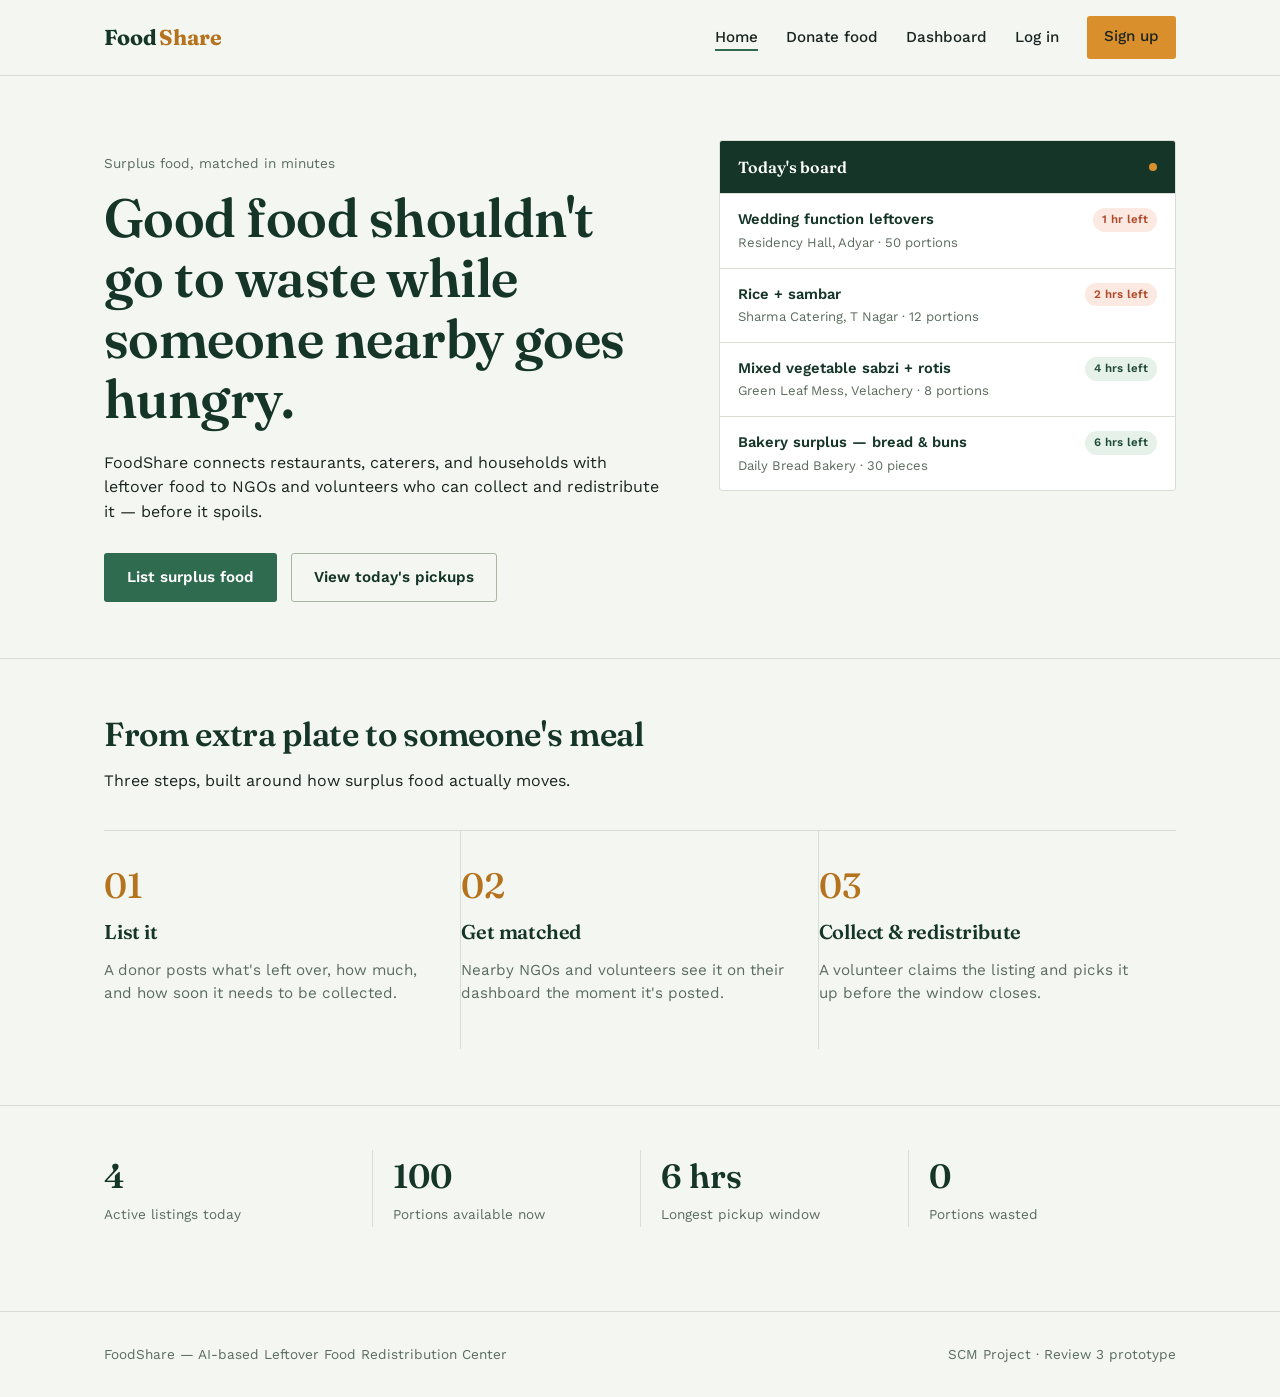
<file: index.html>
<!doctype html>
<html lang="en">
<head>
<meta charset="UTF-8">
<meta name="viewport" content="width=device-width, initial-scale=1.0">
<title>FoodShare — Move surplus food before it's wasted</title>
<link rel="stylesheet" href="css/style.css">
</head>
<body>

<nav class="nav">
  <div class="nav-inner">
    <a href="index.html" class="brand">Food<span>Share</span></a>
    <ul class="nav-links">
      <li><a href="index.html" class="active">Home</a></li>
      <li><a href="donate.html">Donate food</a></li>
      <li><a href="dashboard.html">Dashboard</a></li>
      <li data-auth="out"><a href="login.html">Log in</a></li>
      <li data-auth="out"><a href="register.html" class="btn btn-accent" style="padding:8px 16px;">Sign up</a></li>
      <li data-auth="in" class="hidden"><a href="#" data-action="logout">Log out</a></li>
    </ul>
  </div>
</nav>

<header class="hero">
  <div class="container hero-grid">
    <div>
      <p class="eyebrow">Surplus food, matched in minutes</p>
      <h1>Good food shouldn't go to waste while someone nearby goes hungry.</h1>
      <p>FoodShare connects restaurants, caterers, and households with leftover food to NGOs and volunteers who can collect and redistribute it — before it spoils.</p>
      <div class="hero-cta">
        <a href="donate.html" class="btn btn-primary">List surplus food</a>
        <a href="dashboard.html" class="btn btn-ghost">View today's pickups</a>
      </div>
    </div>

    <div class="board">
      <div class="board-head">
        <strong>Today's board</strong>
        <span class="pulse" aria-hidden="true"></span>
      </div>
      <div class="board-row">
        <div>
          <div class="food-name" style="font-weight:600;">Wedding function leftovers</div>
          <div class="meta">Residency Hall, Adyar · 50 portions</div>
        </div>
        <span class="tag tag-urgent">1 hr left</span>
      </div>
      <div class="board-row">
        <div>
          <div class="food-name" style="font-weight:600;">Rice + sambar</div>
          <div class="meta">Sharma Catering, T Nagar · 12 portions</div>
        </div>
        <span class="tag tag-urgent">2 hrs left</span>
      </div>
      <div class="board-row">
        <div>
          <div class="food-name" style="font-weight:600;">Mixed vegetable sabzi + rotis</div>
          <div class="meta">Green Leaf Mess, Velachery · 8 portions</div>
        </div>
        <span class="tag tag-open">4 hrs left</span>
      </div>
      <div class="board-row">
        <div>
          <div class="food-name" style="font-weight:600;">Bakery surplus — bread & buns</div>
          <div class="meta">Daily Bread Bakery · 30 pieces</div>
        </div>
        <span class="tag tag-open">6 hrs left</span>
      </div>
    </div>
  </div>
</header>

<section class="steps">
  <div class="container">
    <h2>From extra plate to someone's meal</h2>
    <p>Three steps, built around how surplus food actually moves.</p>
    <div class="steps-grid">
      <div class="step">
        <span class="step-num">01</span>
        <h3>List it</h3>
        <p>A donor posts what's left over, how much, and how soon it needs to be collected.</p>
      </div>
      <div class="step">
        <span class="step-num">02</span>
        <h3>Get matched</h3>
        <p>Nearby NGOs and volunteers see it on their dashboard the moment it's posted.</p>
      </div>
      <div class="step">
        <span class="step-num">03</span>
        <h3>Collect & redistribute</h3>
        <p>A volunteer claims the listing and picks it up before the window closes.</p>
      </div>
    </div>
  </div>
</section>

<section class="container">
  <div class="stats">
    <div class="stat"><span class="num">4</span><span class="label">Active listings today</span></div>
    <div class="stat"><span class="num">100</span><span class="label">Portions available now</span></div>
    <div class="stat"><span class="num">6 hrs</span><span class="label">Longest pickup window</span></div>
    <div class="stat"><span class="num">0</span><span class="label">Portions wasted</span></div>
  </div>
</section>

<footer>
  <div class="container footer-row">
    <span>FoodShare — AI-based Leftover Food Redistribution Center</span>
    <span>SCM Project · Review 3 prototype</span>
  </div>
</footer>

<script src="js/app.js"></script>
</body>
</html>
</file>
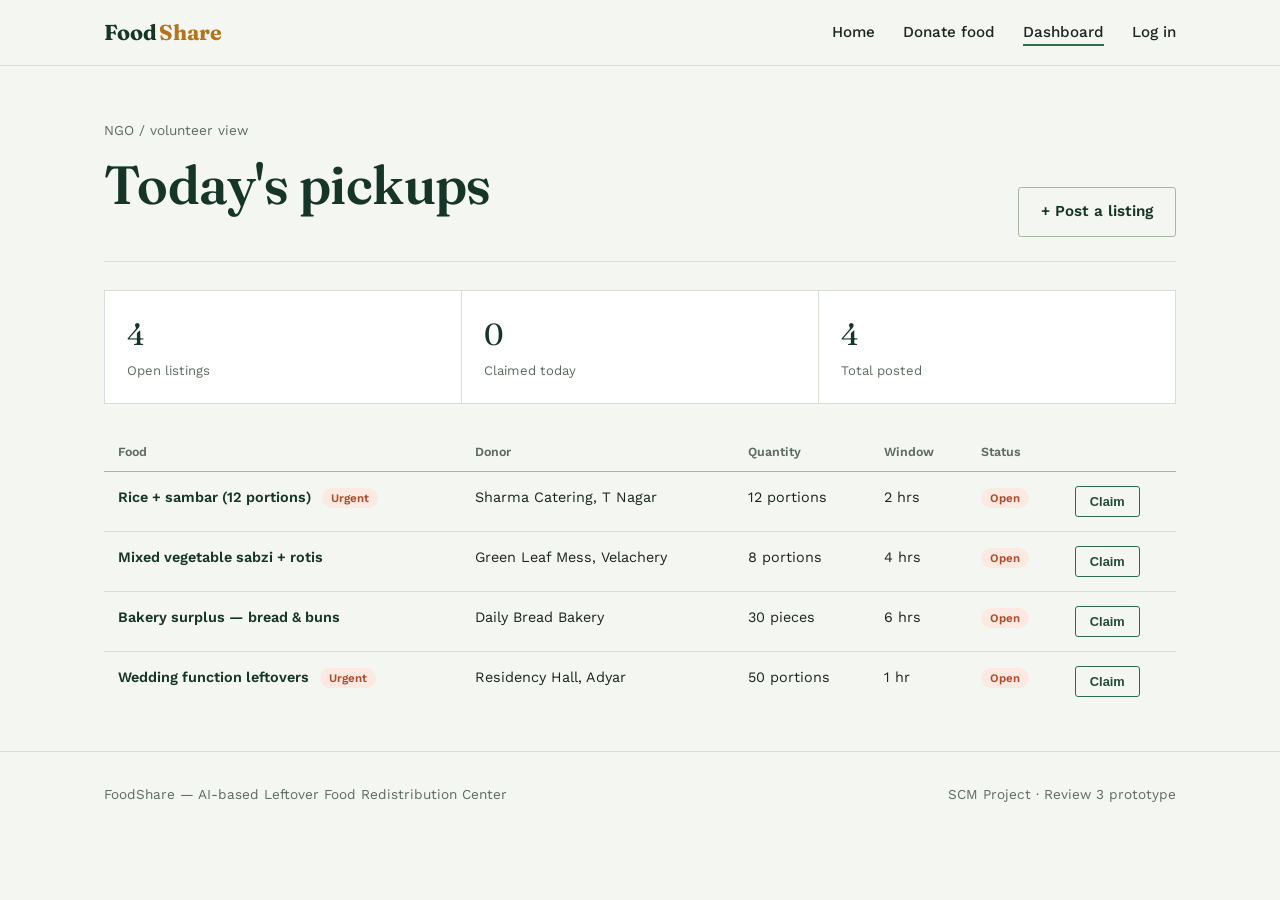
<file: dashboard.html>
<!doctype html>
<html lang="en">
<head>
<meta charset="UTF-8">
<meta name="viewport" content="width=device-width, initial-scale=1.0">
<title>Dashboard — FoodShare</title>
<link rel="stylesheet" href="css/style.css">
</head>
<body>

<nav class="nav">
  <div class="nav-inner">
    <a href="index.html" class="brand">Food<span>Share</span></a>
    <ul class="nav-links">
      <li><a href="index.html">Home</a></li>
      <li><a href="donate.html">Donate food</a></li>
      <li><a href="dashboard.html" class="active">Dashboard</a></li>
      <li data-auth="out"><a href="login.html">Log in</a></li>
      <li data-auth="in" class="hidden">Hi, <span data-user-name></span></li>
      <li data-auth="in" class="hidden"><a href="#" data-action="logout">Log out</a></li>
    </ul>
  </div>
</nav>

<div class="container">
  <div class="dash-head">
    <div>
      <p class="eyebrow">NGO / volunteer view</p>
      <h1>Today's pickups</h1>
    </div>
    <a href="donate.html" class="btn btn-ghost">+ Post a listing</a>
  </div>

  <div class="dash-stats" id="dashStats"></div>

  <table class="listing-table">
    <thead>
      <tr>
        <th>Food</th>
        <th>Donor</th>
        <th>Quantity</th>
        <th>Window</th>
        <th>Status</th>
        <th></th>
      </tr>
    </thead>
    <tbody id="listingBody"></tbody>
  </table>
  <div id="emptyState" class="empty-state hidden">No listings yet. Be the first to <a href="donate.html">post one</a>.</div>
</div>

<footer>
  <div class="container footer-row">
    <span>FoodShare — AI-based Leftover Food Redistribution Center</span>
    <span>SCM Project · Review 3 prototype</span>
  </div>
</footer>

<script src="js/app.js"></script>
<script>
function render() {
  const listings = getListings();
  const body = document.getElementById('listingBody');
  const empty = document.getElementById('emptyState');
  body.innerHTML = '';

  if (!listings.length) {
    empty.classList.remove('hidden');
  } else {
    empty.classList.add('hidden');
  }

  listings.forEach(l => {
    const tr = document.createElement('tr');
    const claimed = l.status === 'claimed';
    tr.innerHTML = `
      <td><span class="food-name">${l.food}</span>${l.urgent ? ' <span class="tag tag-urgent" style="margin-left:6px;">Urgent</span>' : ''}</td>
      <td>${l.donor}</td>
      <td>${l.qty}</td>
      <td>${l.expiresIn}</td>
      <td><span class="tag ${claimed ? 'tag-open' : 'tag-urgent'}">${claimed ? 'Claimed' : 'Open'}</span></td>
      <td><button class="claim-btn" data-id="${l.id}" ${claimed ? 'disabled' : ''}>${claimed ? 'Claimed' : 'Claim'}</button></td>
    `;
    body.appendChild(tr);
  });

  document.querySelectorAll('.claim-btn').forEach(btn => {
    btn.addEventListener('click', function () {
      claimListing(this.getAttribute('data-id'));
      render();
    });
  });

  const open = listings.filter(l => l.status === 'open').length;
  const claimedCount = listings.filter(l => l.status === 'claimed').length;
  document.getElementById('dashStats').innerHTML = `
    <div class="dash-stat"><span class="num">${open}</span><span class="label">Open listings</span></div>
    <div class="dash-stat"><span class="num">${claimedCount}</span><span class="label">Claimed today</span></div>
    <div class="dash-stat"><span class="num">${listings.length}</span><span class="label">Total posted</span></div>
  `;
}
render();
</script>
</body>
</html>
</file>
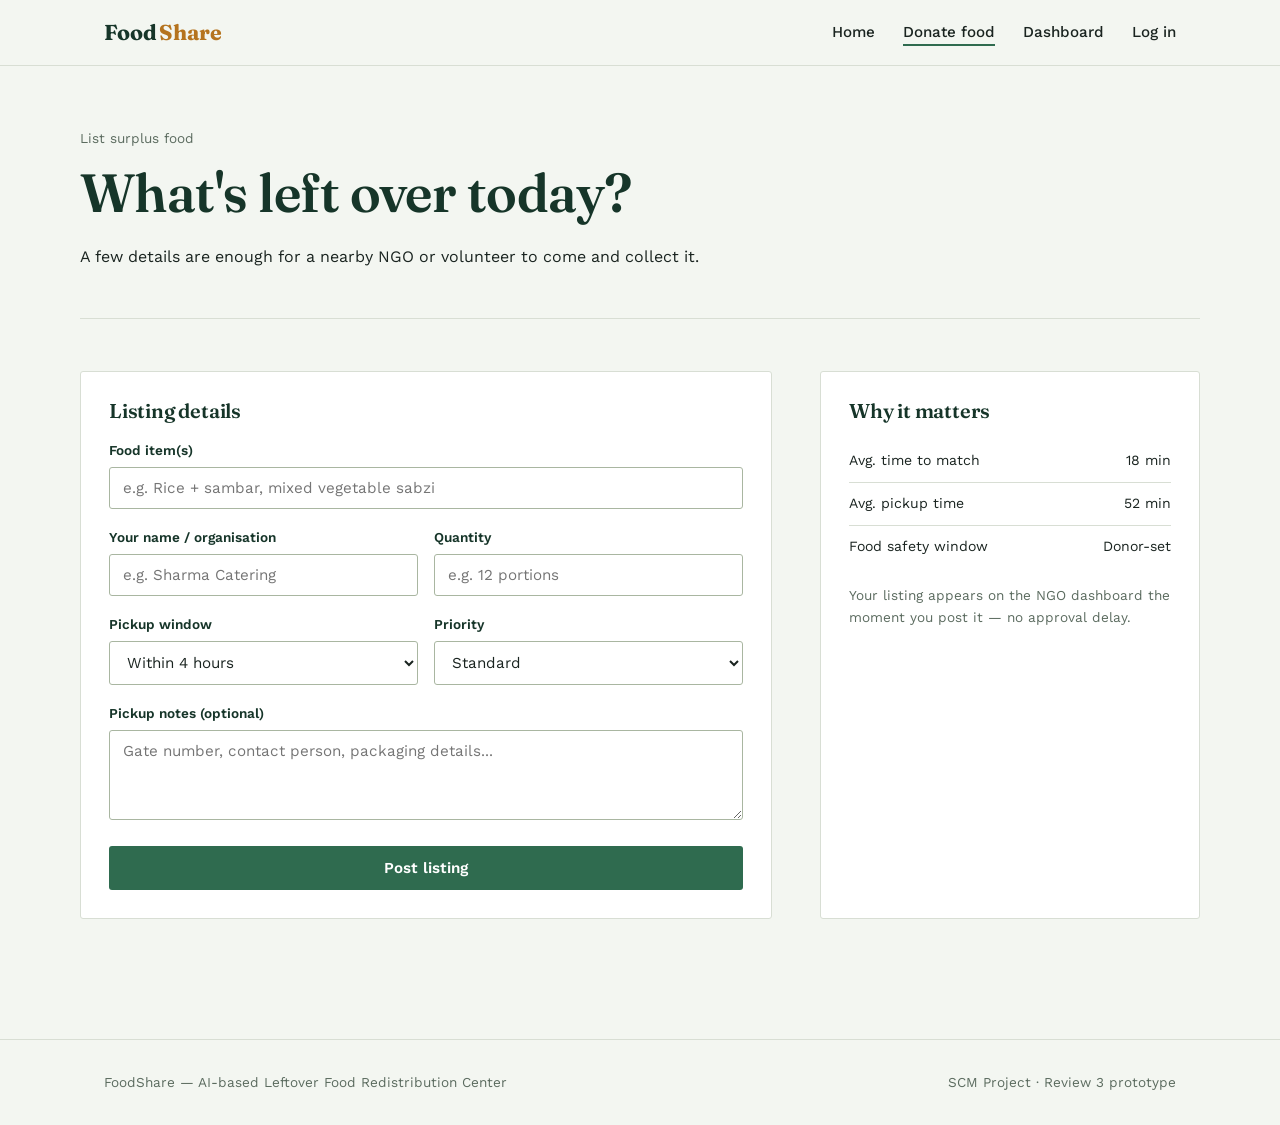
<file: donate.html>
<!doctype html>
<html lang="en">
<head>
<meta charset="UTF-8">
<meta name="viewport" content="width=device-width, initial-scale=1.0">
<title>Donate food — FoodShare</title>
<link rel="stylesheet" href="css/style.css">
</head>
<body>

<nav class="nav">
  <div class="nav-inner">
    <a href="index.html" class="brand">Food<span>Share</span></a>
    <ul class="nav-links">
      <li><a href="index.html">Home</a></li>
      <li><a href="donate.html" class="active">Donate food</a></li>
      <li><a href="dashboard.html">Dashboard</a></li>
      <li data-auth="out"><a href="login.html">Log in</a></li>
      <li data-auth="in" class="hidden">Hi, <span data-user-name></span></li>
      <li data-auth="in" class="hidden"><a href="#" data-action="logout">Log out</a></li>
    </ul>
  </div>
</nav>

<header class="page-head container">
  <p class="eyebrow">List surplus food</p>
  <h1>What's left over today?</h1>
  <p>A few details are enough for a nearby NGO or volunteer to come and collect it.</p>
</header>

<div class="container page-wrap">
  <div class="donate-grid">
    <div class="panel">
      <h3>Listing details</h3>
      <div id="donateAlert" class="alert alert-ok hidden"></div>

      <form id="donateForm">
        <div class="field">
          <label for="food">Food item(s)</label>
          <input type="text" id="food" placeholder="e.g. Rice + sambar, mixed vegetable sabzi" required>
        </div>
        <div class="row-2">
          <div class="field">
            <label for="donor">Your name / organisation</label>
            <input type="text" id="donor" placeholder="e.g. Sharma Catering" required>
          </div>
          <div class="field">
            <label for="qty">Quantity</label>
            <input type="text" id="qty" placeholder="e.g. 12 portions" required>
          </div>
        </div>
        <div class="row-2">
          <div class="field">
            <label for="expires">Pickup window</label>
            <select id="expires">
              <option value="1 hr">Within 1 hour</option>
              <option value="2 hrs">Within 2 hours</option>
              <option value="4 hrs" selected>Within 4 hours</option>
              <option value="6 hrs">Within 6 hours</option>
            </select>
          </div>
          <div class="field">
            <label for="urgent">Priority</label>
            <select id="urgent">
              <option value="false">Standard</option>
              <option value="true">Urgent — spoils soon</option>
            </select>
          </div>
        </div>
        <div class="field">
          <label for="notes">Pickup notes (optional)</label>
          <textarea id="notes" placeholder="Gate number, contact person, packaging details..."></textarea>
        </div>
        <button type="submit" class="btn btn-primary btn-block">Post listing</button>
      </form>
    </div>

    <div class="panel">
      <h3>Why it matters</h3>
      <ul class="summary-list">
        <li><span>Avg. time to match</span><span>18 min</span></li>
        <li><span>Avg. pickup time</span><span>52 min</span></li>
        <li><span>Food safety window</span><span>Donor-set</span></li>
      </ul>
      <p style="font-size:0.85rem; color:var(--muted); margin-top:18px;">Your listing appears on the NGO dashboard the moment you post it — no approval delay.</p>
    </div>
  </div>
</div>

<footer>
  <div class="container footer-row">
    <span>FoodShare — AI-based Leftover Food Redistribution Center</span>
    <span>SCM Project · Review 3 prototype</span>
  </div>
</footer>

<script src="js/app.js"></script>
<script>
document.getElementById('donateForm').addEventListener('submit', function (e) {
  e.preventDefault();
  const food = document.getElementById('food').value.trim();
  const donor = document.getElementById('donor').value.trim();
  const qty = document.getElementById('qty').value.trim();
  const expires = document.getElementById('expires').value;
  const urgent = document.getElementById('urgent').value === 'true';

  const id = addListing(food, donor, qty, expires, urgent);

  const alertBox = document.getElementById('donateAlert');
  alertBox.textContent = 'Listing ' + id + ' posted. It is now visible on the dashboard.';
  alertBox.className = 'alert alert-ok';
  document.getElementById('donateForm').reset();
});
</script>
</body>
</html>
</file>
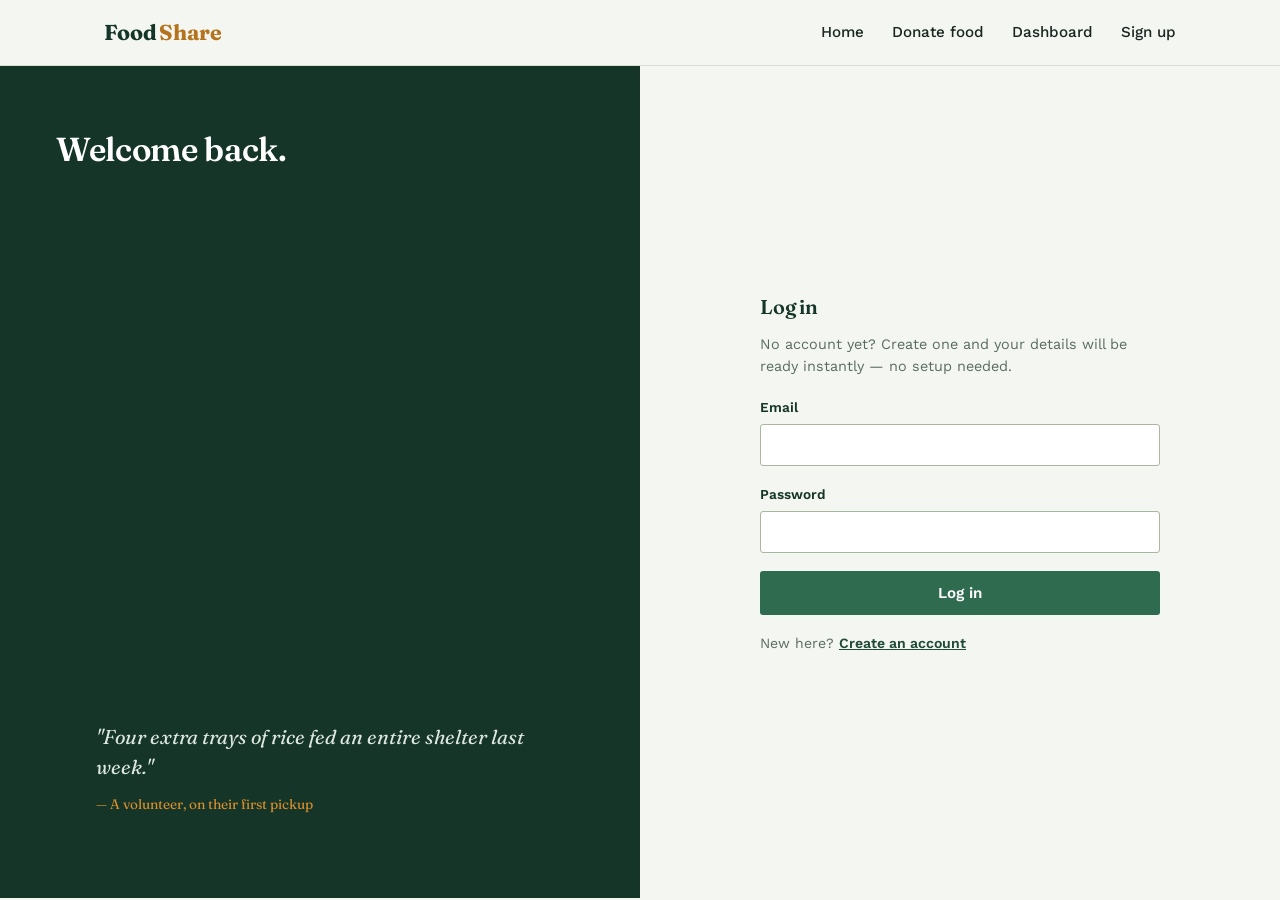
<file: login.html>
<!doctype html>
<html lang="en">
<head>
<meta charset="UTF-8">
<meta name="viewport" content="width=device-width, initial-scale=1.0">
<title>Log in — FoodShare</title>
<link rel="stylesheet" href="css/style.css">
</head>
<body>

<nav class="nav">
  <div class="nav-inner">
    <a href="index.html" class="brand">Food<span>Share</span></a>
    <ul class="nav-links">
      <li><a href="index.html">Home</a></li>
      <li><a href="donate.html">Donate food</a></li>
      <li><a href="dashboard.html">Dashboard</a></li>
      <li><a href="register.html">Sign up</a></li>
    </ul>
  </div>
</nav>

<div class="auth-wrap">
  <div class="auth-side">
    <h2>Welcome back.</h2>
    <blockquote class="quote">
      "Four extra trays of rice fed an entire shelter last week."
      <cite>— A volunteer, on their first pickup</cite>
    </blockquote>
  </div>

  <div class="auth-form-area">
    <div class="form-card">
      <h3>Log in</h3>
      <p style="margin-bottom:20px; color:var(--muted); font-size:0.9rem;">No account yet? Create one and your details will be ready instantly — no setup needed.</p>

      <div id="formAlert" class="alert alert-err hidden"></div>

      <form id="loginForm">
        <div class="field">
          <label for="email">Email</label>
          <input type="email" id="email" required>
        </div>
        <div class="field">
          <label for="password">Password</label>
          <input type="password" id="password" required>
        </div>
        <button type="submit" class="btn btn-primary btn-block">Log in</button>
      </form>

      <p class="form-foot">New here? <a href="register.html">Create an account</a></p>
    </div>
  </div>
</div>

<script src="js/app.js"></script>
<script>
document.getElementById('loginForm').addEventListener('submit', function (e) {
  e.preventDefault();
  const email = document.getElementById('email').value.trim();
  const password = document.getElementById('password').value;
  const alertBox = document.getElementById('formAlert');

  const result = loginUser(email, password);
  if (!result.ok) {
    alertBox.textContent = result.message;
    alertBox.className = 'alert alert-err';
    return;
  }
  window.location.href = 'dashboard.html';
});
</script>
</body>
</html>
</file>
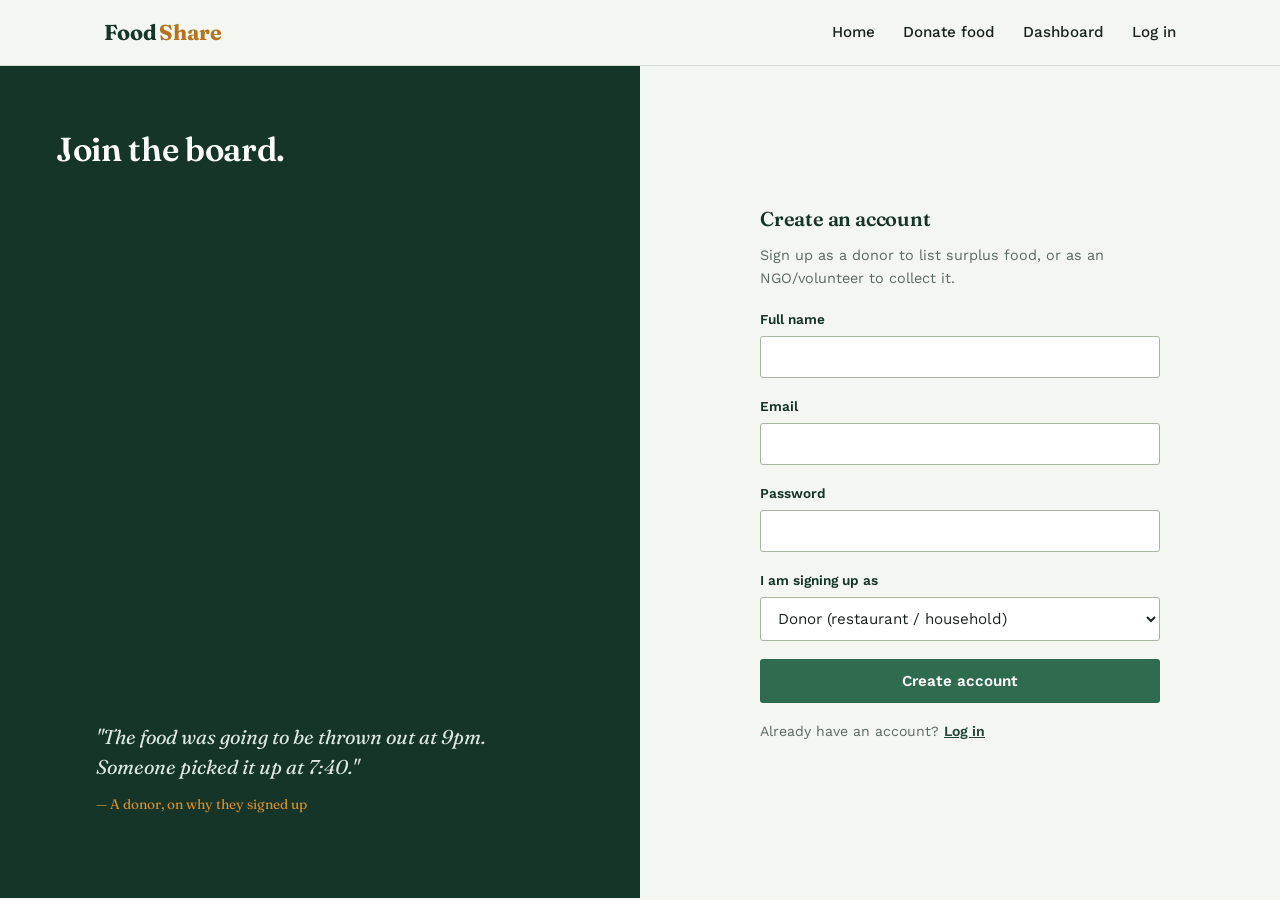
<file: register.html>
<!doctype html>
<html lang="en">
<head>
<meta charset="UTF-8">
<meta name="viewport" content="width=device-width, initial-scale=1.0">
<title>Sign up — FoodShare</title>
<link rel="stylesheet" href="css/style.css">
</head>
<body>

<nav class="nav">
  <div class="nav-inner">
    <a href="index.html" class="brand">Food<span>Share</span></a>
    <ul class="nav-links">
      <li><a href="index.html">Home</a></li>
      <li><a href="donate.html">Donate food</a></li>
      <li><a href="dashboard.html">Dashboard</a></li>
      <li><a href="login.html">Log in</a></li>
    </ul>
  </div>
</nav>

<div class="auth-wrap">
  <div class="auth-side">
    <h2>Join the board.</h2>
    <blockquote class="quote">
      "The food was going to be thrown out at 9pm. Someone picked it up at 7:40."
      <cite>— A donor, on why they signed up</cite>
    </blockquote>
  </div>

  <div class="auth-form-area">
    <div class="form-card">
      <h3>Create an account</h3>
      <p style="margin-bottom:20px; color:var(--muted); font-size:0.9rem;">Sign up as a donor to list surplus food, or as an NGO/volunteer to collect it.</p>

      <div id="formAlert" class="alert alert-err hidden"></div>

      <form id="registerForm">
        <div class="field">
          <label for="name">Full name</label>
          <input type="text" id="name" required>
        </div>
        <div class="field">
          <label for="email">Email</label>
          <input type="email" id="email" required>
        </div>
        <div class="field">
          <label for="password">Password</label>
          <input type="password" id="password" required minlength="4">
        </div>
        <div class="field">
          <label for="role">I am signing up as</label>
          <select id="role">
            <option value="donor">Donor (restaurant / household)</option>
            <option value="ngo">NGO / volunteer</option>
          </select>
        </div>
        <button type="submit" class="btn btn-primary btn-block">Create account</button>
      </form>

      <p class="form-foot">Already have an account? <a href="login.html">Log in</a></p>
    </div>
  </div>
</div>

<script src="js/app.js"></script>
<script>
document.getElementById('registerForm').addEventListener('submit', function (e) {
  e.preventDefault();
  const name = document.getElementById('name').value.trim();
  const email = document.getElementById('email').value.trim();
  const password = document.getElementById('password').value;
  const role = document.getElementById('role').value;
  const alertBox = document.getElementById('formAlert');

  const result = registerUser(name, email, password, role);
  if (!result.ok) {
    alertBox.textContent = result.message;
    alertBox.className = 'alert alert-err';
    return;
  }
  loginUser(email, password);
  window.location.href = 'dashboard.html';
});
</script>
</body>
</html>
</file>
<file: css/style.css>
/* FoodShare — design system
   Pine + leaf + turmeric. Ledger-style dividers instead of card shadows.
   Fraunces (display) / Work Sans (body + UI). */

@import url('https://fonts.googleapis.com/css2?family=Fraunces:ital,opsz,wght@0,9..144,400;0,9..144,500;0,9..144,600;0,9..144,700;1,9..144,500&family=Work+Sans:wght@400;500;600;700&display=swap');

:root {
  --ink: #163529;
  --ink-text: #1a2420;
  --leaf: #2f6b4f;
  --leaf-dark: #214b37;
  --turmeric: #d98f2b;
  --turmeric-dark: #b5731e;
  --rust: #b04a2a;
  --paper: #f3f6f1;
  --paper-raised: #ffffff;
  --line: #d8ded4;
  --line-strong: #a9b6a1;
  --muted: #5b6b5f;
  --radius: 3px;
}

* { box-sizing: border-box; }
html { scroll-behavior: smooth; }

body {
  margin: 0;
  background: var(--paper);
  color: var(--ink-text);
  font-family: 'Work Sans', sans-serif;
  font-size: 16px;
  line-height: 1.55;
  -webkit-font-smoothing: antialiased;
}

h1, h2, h3, .display {
  font-family: 'Fraunces', serif;
  font-weight: 600;
  color: var(--ink);
  line-height: 1.12;
  margin: 0 0 0.4em;
  letter-spacing: -0.01em;
}
h1 { font-size: clamp(2.2rem, 4.2vw, 3.6rem); }
h2 { font-size: clamp(1.6rem, 2.6vw, 2.2rem); }
h3 { font-size: 1.25rem; font-weight: 600; }

p { max-width: 62ch; color: var(--ink-text); }
a { color: var(--leaf-dark); }

:focus-visible {
  outline: 2px solid var(--turmeric-dark);
  outline-offset: 2px;
}

.container {
  max-width: 1120px;
  margin: 0 auto;
  padding: 0 24px;
}

/* ---------- Top nav ---------- */
.nav {
  border-bottom: 1px solid var(--line);
  background: var(--paper);
  position: sticky;
  top: 0;
  z-index: 10;
}
.nav-inner {
  display: flex;
  align-items: center;
  justify-content: space-between;
  padding: 16px 24px;
  max-width: 1120px;
  margin: 0 auto;
}
.brand {
  font-family: 'Fraunces', serif;
  font-weight: 700;
  font-size: 1.35rem;
  color: var(--ink);
  text-decoration: none;
  display: flex;
  align-items: baseline;
  gap: 2px;
}
.brand span { color: var(--turmeric-dark); }
.nav-links {
  display: flex;
  gap: 28px;
  align-items: center;
  list-style: none;
  margin: 0;
  padding: 0;
}
.nav-links a {
  text-decoration: none;
  color: var(--ink-text);
  font-size: 0.95rem;
  font-weight: 500;
  border-bottom: 2px solid transparent;
  padding-bottom: 3px;
  transition: border-color 0.15s ease;
}
.nav-links a:hover { border-color: var(--turmeric); }
.nav-links a.active { border-color: var(--leaf); }

/* ---------- Buttons ---------- */
.btn {
  display: inline-flex;
  align-items: center;
  gap: 8px;
  font-family: 'Work Sans', sans-serif;
  font-weight: 600;
  font-size: 0.95rem;
  padding: 12px 22px;
  border-radius: var(--radius);
  border: 1px solid transparent;
  cursor: pointer;
  text-decoration: none;
  transition: transform 0.12s ease, background 0.15s ease;
}
.btn:active { transform: translateY(1px); }
.btn-primary { background: var(--leaf); color: #fff; }
.btn-primary:hover { background: var(--leaf-dark); }
.btn-ghost { background: transparent; color: var(--ink); border-color: var(--line-strong); }
.btn-ghost:hover { border-color: var(--ink); }
.btn-accent { background: var(--turmeric); color: var(--ink); }
.btn-accent:hover { background: var(--turmeric-dark); color: #fff; }
.btn-block { width: 100%; justify-content: center; }

/* ---------- Hero ---------- */
.hero {
  padding: 64px 0 56px;
  border-bottom: 1px solid var(--line);
}
.hero-grid {
  display: grid;
  grid-template-columns: 1.1fr 0.9fr;
  gap: 56px;
  align-items: start;
}
.eyebrow {
  font-size: 0.85rem;
  color: var(--muted);
  margin-bottom: 14px;
}
.hero-cta { display: flex; gap: 14px; margin-top: 28px; flex-wrap: wrap; }

/* Live board card — the hero's visual anchor */
.board {
  background: var(--paper-raised);
  border: 1px solid var(--line);
  border-radius: var(--radius);
  overflow: hidden;
}
.board-head {
  display: flex;
  align-items: center;
  justify-content: space-between;
  padding: 14px 18px;
  border-bottom: 1px solid var(--line);
  background: var(--ink);
  color: #fff;
}
.board-head strong { font-family: 'Fraunces', serif; font-weight: 600; }
.pulse {
  width: 8px; height: 8px; border-radius: 50%;
  background: var(--turmeric);
  box-shadow: 0 0 0 0 rgba(217,143,43,0.6);
  animation: pulse 2.2s infinite;
}
@keyframes pulse {
  0% { box-shadow: 0 0 0 0 rgba(217,143,43,0.55); }
  70% { box-shadow: 0 0 0 8px rgba(217,143,43,0); }
  100% { box-shadow: 0 0 0 0 rgba(217,143,43,0); }
}
.board-row {
  display: flex;
  justify-content: space-between;
  gap: 16px;
  padding: 14px 18px;
  border-bottom: 1px solid var(--line);
  font-size: 0.92rem;
}
.board-row:last-child { border-bottom: none; }
.board-row .meta { color: var(--muted); font-size: 0.82rem; margin-top: 2px; }
.tag {
  font-size: 0.72rem;
  font-weight: 600;
  padding: 3px 9px;
  border-radius: 20px;
  white-space: nowrap;
  height: fit-content;
}
.tag-open { background: #e6f1ea; color: var(--leaf-dark); }
.tag-urgent { background: #fbe9e2; color: var(--rust); }

/* ---------- Steps (genuine sequence: list -> match -> pickup) ---------- */
.steps {
  padding: 56px 0;
  border-bottom: 1px solid var(--line);
}
.steps-grid {
  display: grid;
  grid-template-columns: repeat(3, 1fr);
  gap: 0;
  margin-top: 36px;
  border-top: 1px solid var(--line);
}
.step {
  padding: 28px 28px 28px 0;
  border-right: 1px solid var(--line);
}
.step:last-child { border-right: none; }
.step-num {
  font-family: 'Fraunces', serif;
  font-size: 2.2rem;
  color: var(--turmeric-dark);
  font-weight: 500;
  display: block;
  margin-bottom: 8px;
}
.step p { font-size: 0.95rem; color: var(--muted); }

/* ---------- Stats strip ---------- */
.stats {
  display: grid;
  grid-template-columns: repeat(4, 1fr);
  padding: 44px 0;
}
.stat { border-left: 1px solid var(--line); padding-left: 20px; }
.stat:first-child { border-left: none; padding-left: 0; }
.stat .num {
  font-family: 'Fraunces', serif;
  font-size: 2.1rem;
  font-weight: 600;
  color: var(--ink);
  display: block;
}
.stat .label { color: var(--muted); font-size: 0.85rem; }

/* ---------- Auth pages ---------- */
.auth-wrap {
  min-height: calc(100vh - 68px);
  display: grid;
  grid-template-columns: 1fr 1fr;
}
.auth-side {
  background: var(--ink);
  color: #f3f6f1;
  padding: 64px 56px;
  display: flex;
  flex-direction: column;
  justify-content: space-between;
}
.auth-side h2 { color: #fff; }
.auth-side .quote {
  font-family: 'Fraunces', serif;
  font-style: italic;
  font-size: 1.25rem;
  line-height: 1.5;
  max-width: 34ch;
  color: #dce7df;
}
.auth-side .quote cite {
  display: block;
  font-style: normal;
  font-size: 0.85rem;
  margin-top: 12px;
  color: var(--turmeric);
}
.auth-form-area {
  padding: 64px 56px;
  display: flex;
  align-items: center;
  justify-content: center;
}
.form-card { width: 100%; max-width: 400px; }
.field { margin-bottom: 18px; }
.field label {
  display: block;
  font-size: 0.85rem;
  font-weight: 600;
  margin-bottom: 6px;
  color: var(--ink);
}
.field input, .field select, .field textarea {
  width: 100%;
  padding: 11px 13px;
  border: 1px solid var(--line-strong);
  border-radius: var(--radius);
  font-family: 'Work Sans', sans-serif;
  font-size: 0.95rem;
  background: var(--paper-raised);
  color: var(--ink-text);
}
.field input:focus, .field select:focus, .field textarea:focus {
  outline: none;
  border-color: var(--leaf);
}
.field textarea { resize: vertical; min-height: 90px; }
.form-foot {
  margin-top: 18px;
  font-size: 0.88rem;
  color: var(--muted);
}
.form-foot a { font-weight: 600; }
.alert {
  padding: 10px 14px;
  border-radius: var(--radius);
  font-size: 0.88rem;
  margin-bottom: 16px;
  border: 1px solid;
}
.alert-ok { background: #e6f1ea; border-color: var(--leaf); color: var(--leaf-dark); }
.alert-err { background: #fbe9e2; border-color: var(--rust); color: var(--rust); }
.hidden { display: none !important; }

/* ---------- Donate page ---------- */
.page-head {
  padding: 48px 0 32px;
  border-bottom: 1px solid var(--line);
}
.page-wrap { padding: 44px 0 80px; }
.donate-grid {
  display: grid;
  grid-template-columns: 1fr 380px;
  gap: 48px;
  margin-top: 8px;
}
.panel {
  background: var(--paper-raised);
  border: 1px solid var(--line);
  border-radius: var(--radius);
  padding: 28px;
}
.panel h3 { margin-bottom: 18px; }
.row-2 { display: grid; grid-template-columns: 1fr 1fr; gap: 16px; }
.summary-list { list-style: none; margin: 0; padding: 0; }
.summary-list li {
  display: flex;
  justify-content: space-between;
  padding: 10px 0;
  border-bottom: 1px solid var(--line);
  font-size: 0.88rem;
}
.summary-list li:last-child { border: none; }

/* ---------- Dashboard ---------- */
.dash-head {
  display: flex;
  justify-content: space-between;
  align-items: flex-end;
  padding: 40px 0 24px;
  border-bottom: 1px solid var(--line);
}
.dash-stats {
  display: grid;
  grid-template-columns: repeat(3, 1fr);
  gap: 1px;
  background: var(--line);
  border: 1px solid var(--line);
  margin: 28px 0;
}
.dash-stat {
  background: var(--paper-raised);
  padding: 20px 22px;
}
.dash-stat .num { font-family: 'Fraunces', serif; font-size: 1.9rem; color: var(--ink); display: block; }
.dash-stat .label { font-size: 0.82rem; color: var(--muted); }

.listing-table { width: 100%; border-collapse: collapse; margin-top: 8px; }
.listing-table th {
  text-align: left;
  font-size: 0.78rem;
  text-transform: none;
  color: var(--muted);
  font-weight: 600;
  padding: 10px 14px;
  border-bottom: 1px solid var(--line-strong);
}
.listing-table td {
  padding: 14px;
  border-bottom: 1px solid var(--line);
  font-size: 0.9rem;
  vertical-align: top;
}
.listing-table tr:last-child td { border-bottom: none; }
.food-name { font-weight: 600; color: var(--ink); }
.claim-btn {
  font-size: 0.8rem;
  padding: 7px 14px;
  border-radius: var(--radius);
  border: 1px solid var(--leaf);
  color: var(--leaf-dark);
  background: transparent;
  cursor: pointer;
  font-weight: 600;
}
.claim-btn:hover { background: var(--leaf); color: #fff; }
.claim-btn[disabled] {
  border-color: var(--line-strong);
  color: var(--muted);
  cursor: default;
}
.claim-btn[disabled]:hover { background: transparent; color: var(--muted); }
.empty-state {
  text-align: center;
  padding: 48px 20px;
  color: var(--muted);
}

/* ---------- Footer ---------- */
footer {
  border-top: 1px solid var(--line);
  padding: 32px 0;
  margin-top: 40px;
}
.footer-row {
  display: flex;
  justify-content: space-between;
  align-items: center;
  font-size: 0.85rem;
  color: var(--muted);
}

/* ---------- Responsive ---------- */
@media (max-width: 860px) {
  .hero-grid, .auth-wrap, .donate-grid { grid-template-columns: 1fr; }
  .steps-grid { grid-template-columns: 1fr; }
  .step { border-right: none; border-bottom: 1px solid var(--line); padding: 20px 0; }
  .stats { grid-template-columns: repeat(2, 1fr); row-gap: 24px; }
  .stat:nth-child(3) { border-left: none; padding-left: 0; }
  .auth-side { padding: 40px 28px; }
  .auth-form-area { padding: 40px 28px; }
  .nav-links { gap: 16px; }
  .dash-stats { grid-template-columns: 1fr; }
}

@media (prefers-reduced-motion: reduce) {
  .pulse { animation: none; }
  html { scroll-behavior: auto; }
}
</file>
